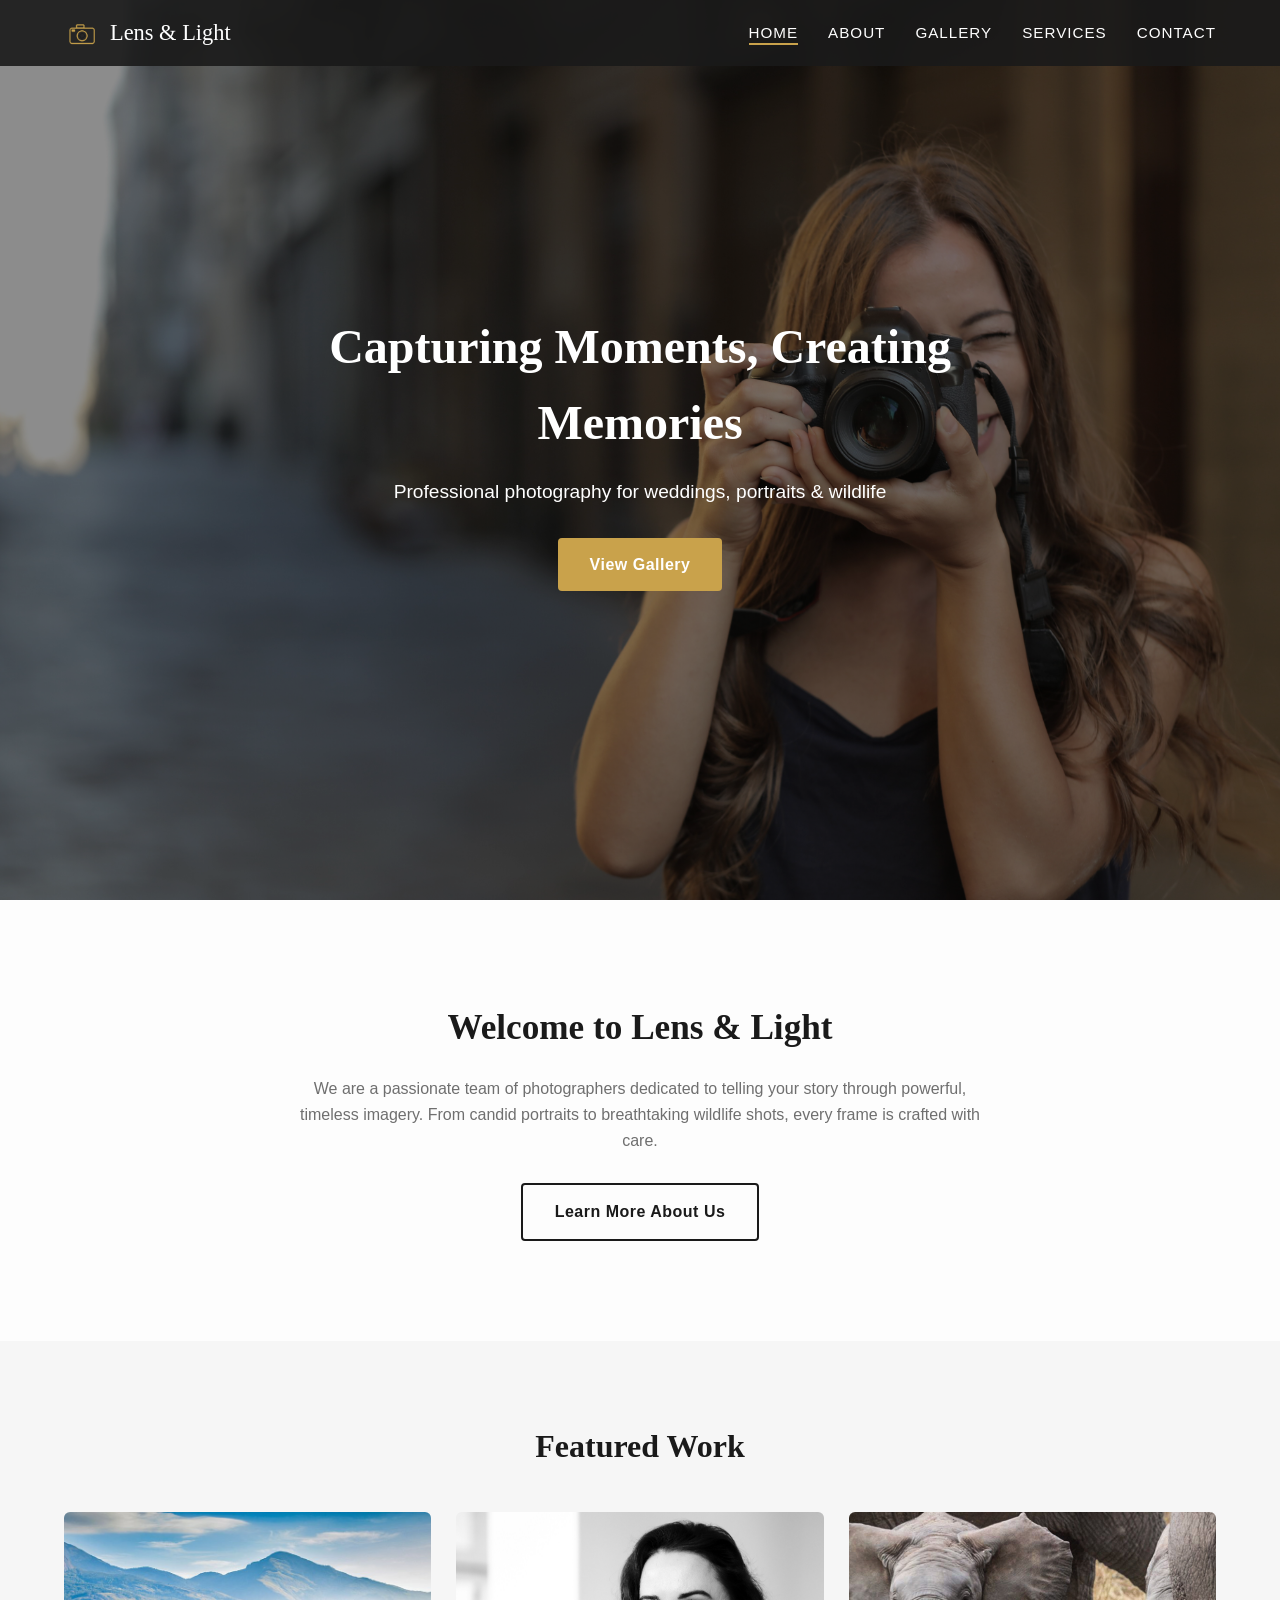
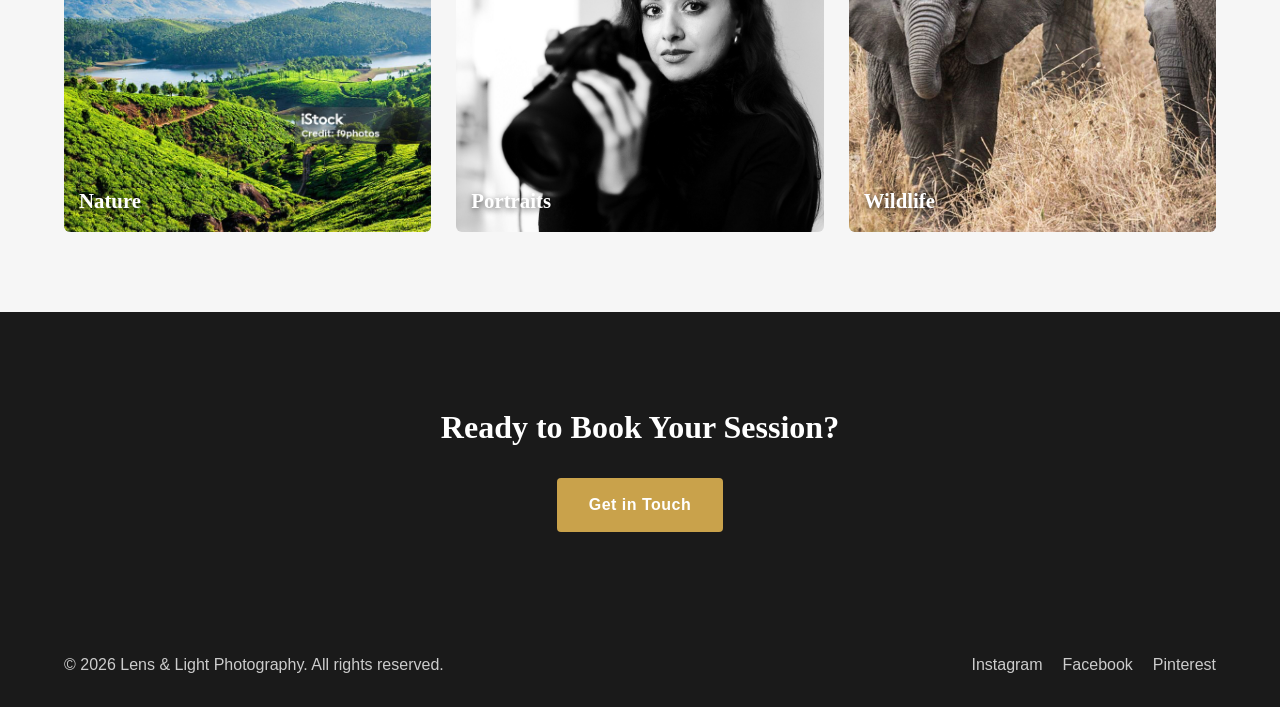
<file: Photography-Portfolio/index.html>
<!DOCTYPE html>
<html lang="en">
<head>
  <meta charset="UTF-8" />
  <meta name="viewport" content="width=device-width, initial-scale=1.0" />
  <title>Lens & Light Photography | Home</title>
  <link rel="stylesheet" href="css/style.css" />
  <link rel="stylesheet" href="css/responsive.css" />
</head>
<body>

  <!-- ===== HEADER / NAV ===== -->
  <header class="site-header">
    <div class="nav-container">
      <a href="index.html" class="logo">
        <img src="images/logo.png" alt="Studio Logo" />
        <span>Lens & Light</span>
      </a>

      <nav class="main-nav" id="mainNav">
        <ul>
          <li><a href="index.html" class="active">Home</a></li>
          <li><a href="about.html">About</a></li>
          <li><a href="gallery.html">Gallery</a></li>
          <li><a href="services.html">Services</a></li>
          <li><a href="contact.html">Contact</a></li>
        </ul>
      </nav>

      <button class="hamburger" id="hamburgerBtn" aria-label="Toggle menu">
        <span></span>
        <span></span>
        <span></span>
      </button>
    </div>
  </header>

  <!-- ===== HERO SLIDER ===== -->
  <section class="hero">
    <div class="hero-slide active" style="background-image: url('images/hero/hero1.jpg');"></div>
    <div class="hero-slide" style="background-image: url('images/hero/hero2.jpg');"></div>

    <div class="hero-overlay">
      <h1>Capturing Moments, Creating Memories</h1>
      <p>Professional photography for weddings, portraits & wildlife</p>
      <a href="gallery.html" class="btn-primary">View Gallery</a>
    </div>
  </section>

  <!-- ===== INTRO / ABOUT SNIPPET ===== -->
  <section class="intro">
    <div class="container">
      <h2>Welcome to Lens & Light</h2>
      <p>
        We are a passionate team of photographers dedicated to telling your story
        through powerful, timeless imagery. From candid portraits to breathtaking
        wildlife shots, every frame is crafted with care.
      </p>
      <a href="about.html" class="btn-secondary">Learn More About Us</a>
    </div>
  </section>

  <!-- ===== FEATURED WORK ===== -->
  <section class="featured-work">
    <div class="container">
      <h2 class="section-title">Featured Work</h2>
      <div class="featured-grid">
        <div class="featured-item">
          <img src="images/gallery/nature1.jpg" alt="Nature Photography" />
          <h3>Nature</h3>
        </div>
        <div class="featured-item">
          <img src="images/gallery/portrait1.jpg" alt="Portrait Photography" />
          <h3>Portraits</h3>
        </div>
        <div class="featured-item">
          <img src="images/gallery/wildlife1.jpg" alt="Wildlife Photography" />
          <h3>Wildlife</h3>
        </div>
      </div>
    </div>
  </section>

  <!-- ===== CALL TO ACTION ===== -->
  <section class="cta">
    <div class="container">
      <h2>Ready to Book Your Session?</h2>
      <a href="contact.html" class="btn-primary">Get in Touch</a>
    </div>
  </section>

  <!-- ===== FOOTER ===== -->
  <footer class="site-footer">
    <div class="container footer-content">
      <p>&copy; <span id="year"></span> Lens & Light Photography. All rights reserved.</p>
      <div class="social-links">
        <a href="#">Instagram</a>
        <a href="#">Facebook</a>
        <a href="#">Pinterest</a>
      </div>
    </div>
  </footer>

  <script src="js/script.js"></script>
</body>
</html>
</file>
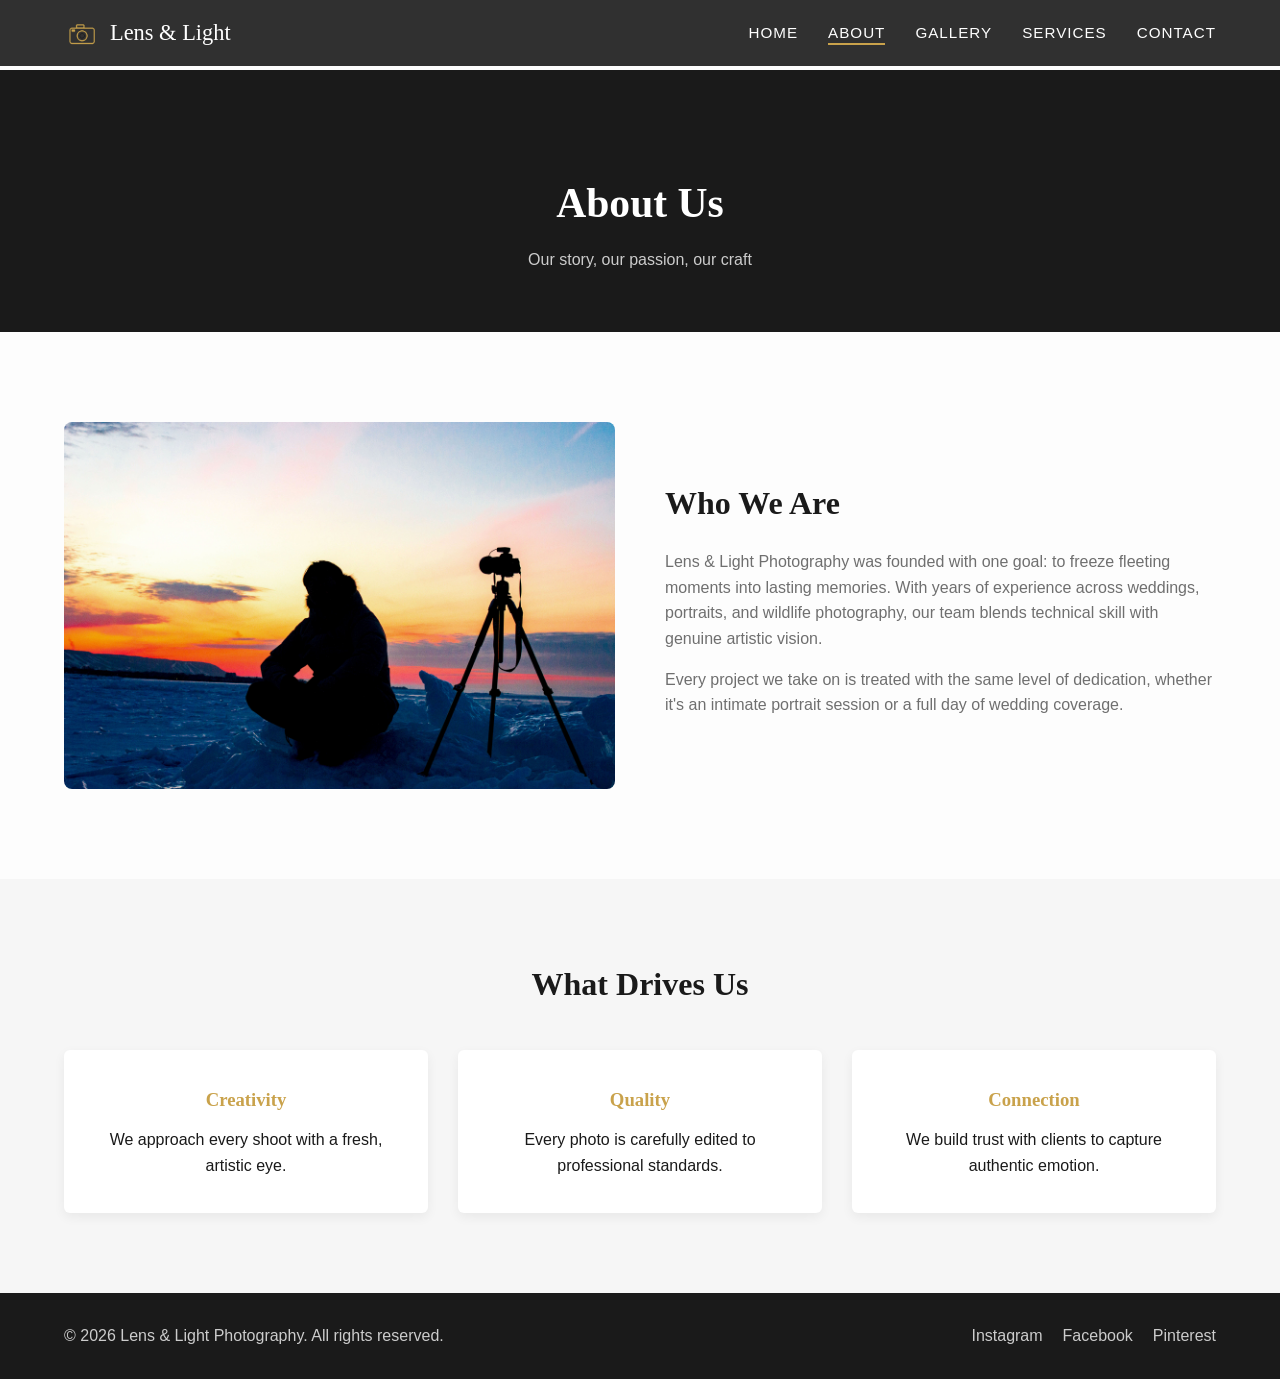
<file: Photography-Portfolio/about.html>
<!DOCTYPE html>
<html lang="en">
<head>
  <meta charset="UTF-8" />
  <meta name="viewport" content="width=device-width, initial-scale=1.0" />
  <title>About Us | Lens & Light Photography</title>
  <link rel="stylesheet" href="css/style.css" />
  <link rel="stylesheet" href="css/responsive.css" />
</head>
<body>

  <header class="site-header">
    <div class="nav-container">
      <a href="index.html" class="logo">
        <img src="images/logo.png" alt="Studio Logo" />
        <span>Lens & Light</span>
      </a>
      <nav class="main-nav" id="mainNav">
        <ul>
          <li><a href="index.html">Home</a></li>
          <li><a href="about.html" class="active">About</a></li>
          <li><a href="gallery.html">Gallery</a></li>
          <li><a href="services.html">Services</a></li>
          <li><a href="contact.html">Contact</a></li>
        </ul>
      </nav>
      <button class="hamburger" id="hamburgerBtn" aria-label="Toggle menu">
        <span></span><span></span><span></span>
      </button>
    </div>
  </header>

  <section class="page-banner">
    <h1>About Us</h1>
    <p>Our story, our passion, our craft</p>
  </section>

  <section class="about-content">
    <div class="container about-grid">
      <div class="about-img">
        <img src="images/hero/hero2.jpg" alt="Photographer at work" />
      </div>
      <div class="about-text">
        <h2>Who We Are</h2>
        <p>
          Lens & Light Photography was founded with one goal: to freeze fleeting
          moments into lasting memories. With years of experience across weddings,
          portraits, and wildlife photography, our team blends technical skill with
          genuine artistic vision.
        </p>
        <p>
          Every project we take on is treated with the same level of dedication,
          whether it's an intimate portrait session or a full day of wedding
          coverage.
        </p>
      </div>
    </div>
  </section>

  <section class="values">
    <div class="container">
      <h2 class="section-title">What Drives Us</h2>
      <div class="values-grid">
        <div class="value-card">
          <h3>Creativity</h3>
          <p>We approach every shoot with a fresh, artistic eye.</p>
        </div>
        <div class="value-card">
          <h3>Quality</h3>
          <p>Every photo is carefully edited to professional standards.</p>
        </div>
        <div class="value-card">
          <h3>Connection</h3>
          <p>We build trust with clients to capture authentic emotion.</p>
        </div>
      </div>
    </div>
  </section>

  <footer class="site-footer">
    <div class="container footer-content">
      <p>&copy; <span id="year"></span> Lens & Light Photography. All rights reserved.</p>
      <div class="social-links">
        <a href="#">Instagram</a>
        <a href="#">Facebook</a>
        <a href="#">Pinterest</a>
      </div>
    </div>
  </footer>

  <script src="js/script.js"></script>
</body>
</html>
</file>
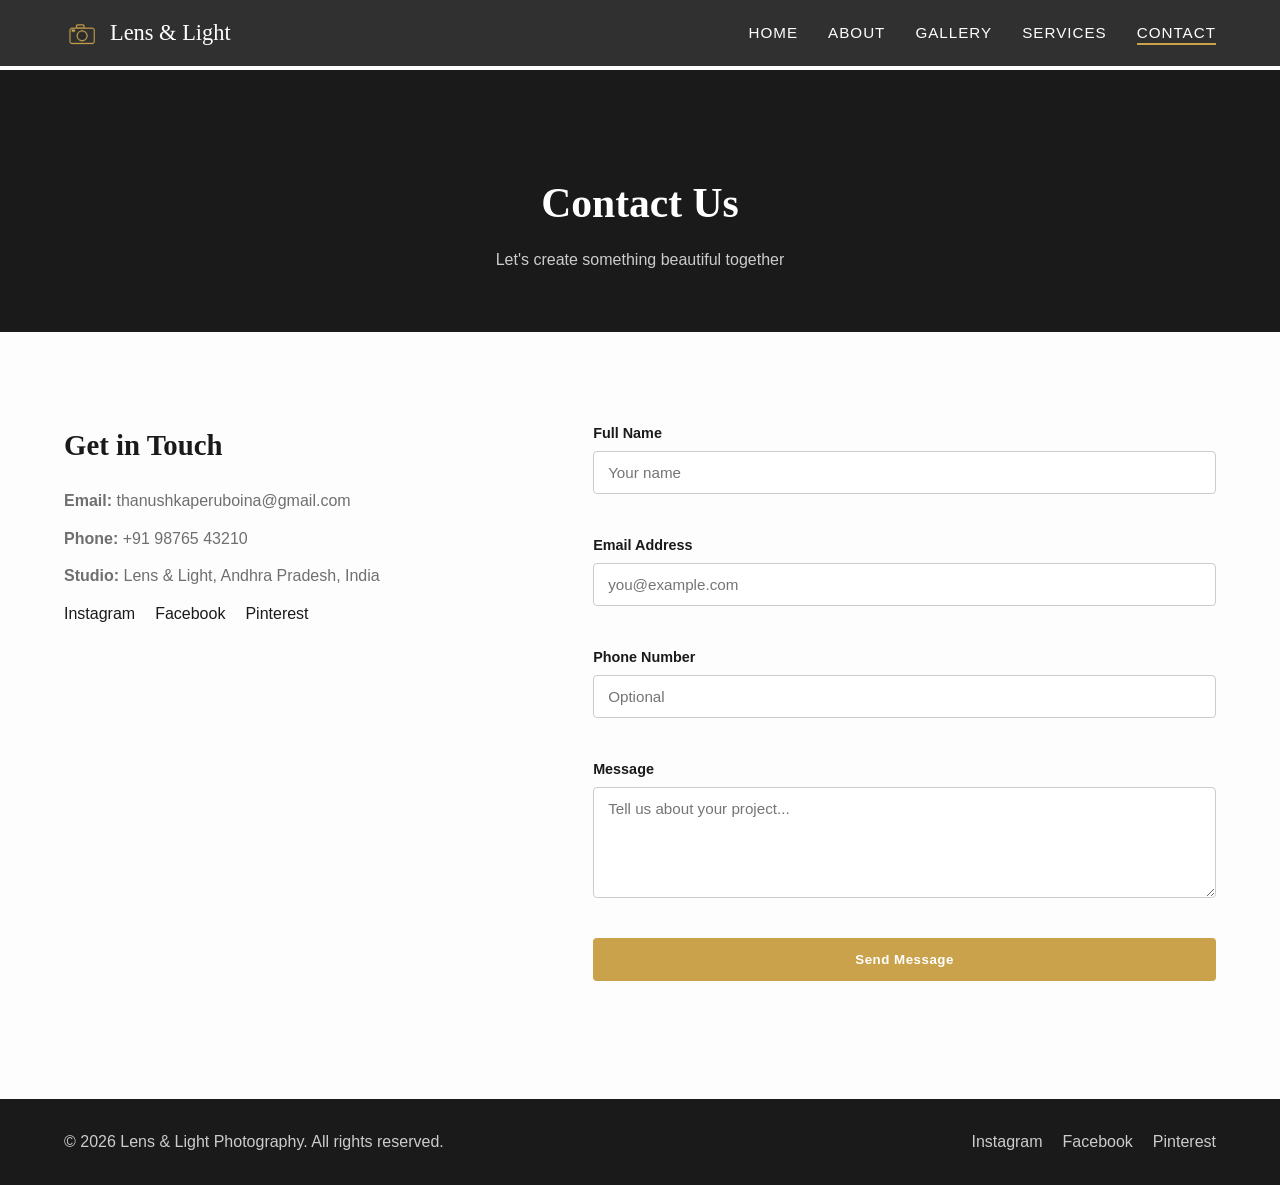
<file: Photography-Portfolio/contact.html>
<!DOCTYPE html>
<html lang="en">
<head>
  <meta charset="UTF-8" />
  <meta name="viewport" content="width=device-width, initial-scale=1.0" />
  <title>Contact | Lens & Light Photography</title>
  <link rel="stylesheet" href="css/style.css" />
  <link rel="stylesheet" href="css/responsive.css" />
</head>
<body>

  <header class="site-header">
    <div class="nav-container">
      <a href="index.html" class="logo">
        <img src="images/logo.png" alt="Studio Logo" />
        <span>Lens & Light</span>
      </a>
      <nav class="main-nav" id="mainNav">
        <ul>
          <li><a href="index.html">Home</a></li>
          <li><a href="about.html">About</a></li>
          <li><a href="gallery.html">Gallery</a></li>
          <li><a href="services.html">Services</a></li>
          <li><a href="contact.html" class="active">Contact</a></li>
        </ul>
      </nav>
      <button class="hamburger" id="hamburgerBtn" aria-label="Toggle menu">
        <span></span><span></span><span></span>
      </button>
    </div>
  </header>

  <section class="page-banner">
    <h1>Contact Us</h1>
    <p>Let's create something beautiful together</p>
  </section>

  <section class="contact-section">
    <div class="container contact-grid">
      <div class="contact-info">
        <h2>Get in Touch</h2>
        <p><strong>Email:</strong> thanushkaperuboina@gmail.com</p>
        <p><strong>Phone:</strong> +91 98765 43210</p>
        <p><strong>Studio:</strong> Lens & Light, Andhra Pradesh, India</p>

        <div class="social-links">
          <a href="#">Instagram</a>
          <a href="#">Facebook</a>
          <a href="#">Pinterest</a>
        </div>
      </div>

      <div class="contact-form-wrapper">
        <form id="contactForm" novalidate>
          <div class="form-group">
            <label for="name">Full Name</label>
            <input type="text" id="name" name="name" placeholder="Your name" />
            <span class="error-message" id="nameError"></span>
          </div>

          <div class="form-group">
            <label for="email">Email Address</label>
            <input type="email" id="email" name="email" placeholder="you@example.com" />
            <span class="error-message" id="emailError"></span>
          </div>

          <div class="form-group">
            <label for="phone">Phone Number</label>
            <input type="tel" id="phone" name="phone" placeholder="Optional" />
            <span class="error-message" id="phoneError"></span>
          </div>

          <div class="form-group">
            <label for="message">Message</label>
            <textarea id="message" name="message" rows="5" placeholder="Tell us about your project..."></textarea>
            <span class="error-message" id="messageError"></span>
          </div>

          <button type="submit" class="btn-primary">Send Message</button>
          <p class="form-success" id="formSuccess"></p>
        </form>
      </div>
    </div>
  </section>

  <footer class="site-footer">
    <div class="container footer-content">
      <p>&copy; <span id="year"></span> Lens & Light Photography. All rights reserved.</p>
      <div class="social-links">
        <a href="#">Instagram</a>
        <a href="#">Facebook</a>
        <a href="#">Pinterest</a>
      </div>
    </div>
  </footer>

  <script src="js/script.js"></script>
  <script src="js/validation.js"></script>
</body>
</html>
</file>
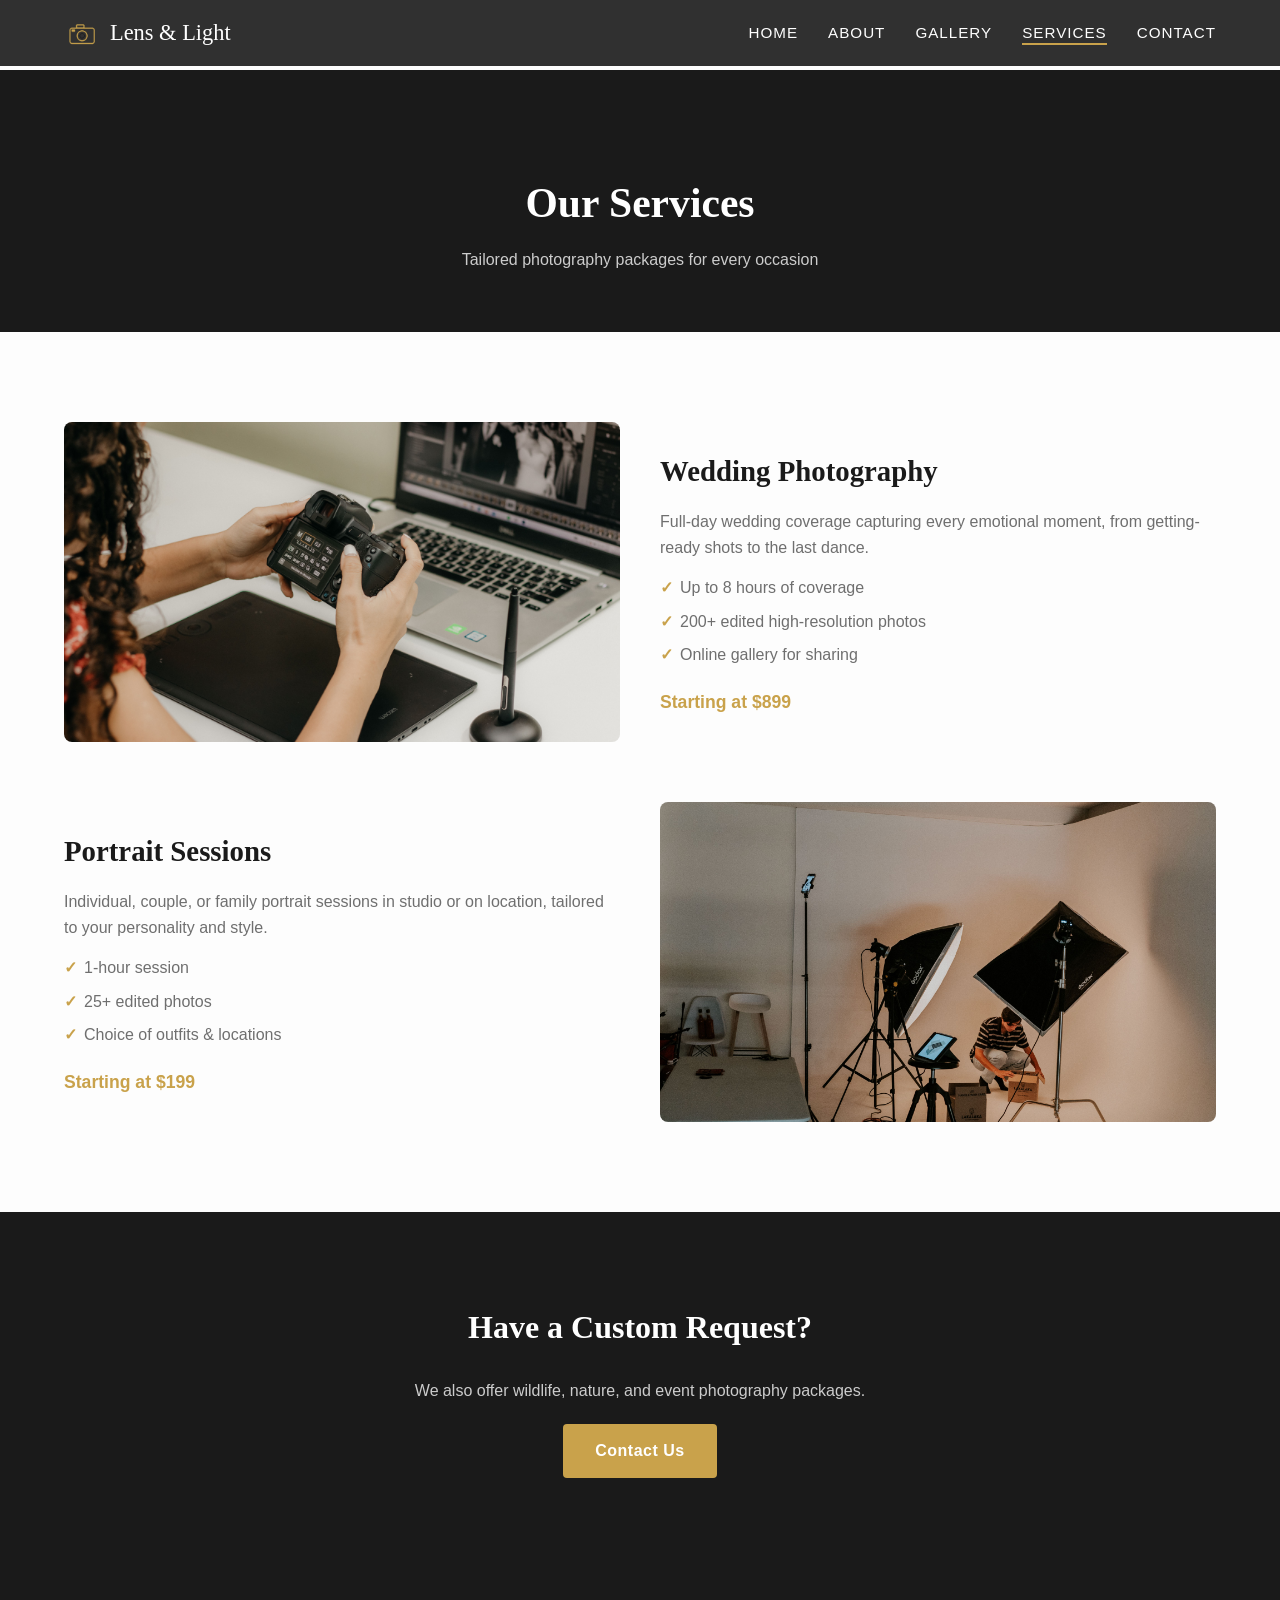
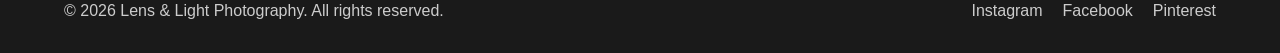
<file: Photography-Portfolio/services.html>
<!DOCTYPE html>
<html lang="en">
<head>
  <meta charset="UTF-8" />
  <meta name="viewport" content="width=device-width, initial-scale=1.0" />
  <title>Services | Lens & Light Photography</title>
  <link rel="stylesheet" href="css/style.css" />
  <link rel="stylesheet" href="css/responsive.css" />
</head>
<body>

  <header class="site-header">
    <div class="nav-container">
      <a href="index.html" class="logo">
        <img src="images/logo.png" alt="Studio Logo" />
        <span>Lens & Light</span>
      </a>
      <nav class="main-nav" id="mainNav">
        <ul>
          <li><a href="index.html">Home</a></li>
          <li><a href="about.html">About</a></li>
          <li><a href="gallery.html">Gallery</a></li>
          <li><a href="services.html" class="active">Services</a></li>
          <li><a href="contact.html">Contact</a></li>
        </ul>
      </nav>
      <button class="hamburger" id="hamburgerBtn" aria-label="Toggle menu">
        <span></span><span></span><span></span>
      </button>
    </div>
  </header>

  <section class="page-banner">
    <h1>Our Services</h1>
    <p>Tailored photography packages for every occasion</p>
  </section>

  <section class="services-section">
    <div class="container services-grid">
      <div class="service-card">
        <img src="images/services/wedding.jpg" alt="Wedding Photography" />
        <div class="service-info">
          <h3>Wedding Photography</h3>
          <p>
            Full-day wedding coverage capturing every emotional moment, from
            getting-ready shots to the last dance.
          </p>
          <ul>
            <li>Up to 8 hours of coverage</li>
            <li>200+ edited high-resolution photos</li>
            <li>Online gallery for sharing</li>
          </ul>
          <span class="price">Starting at $899</span>
        </div>
      </div>

      <div class="service-card reverse">
        <img src="images/services/portrait.jpg" alt="Portrait Photography" />
        <div class="service-info">
          <h3>Portrait Sessions</h3>
          <p>
            Individual, couple, or family portrait sessions in studio or on
            location, tailored to your personality and style.
          </p>
          <ul>
            <li>1-hour session</li>
            <li>25+ edited photos</li>
            <li>Choice of outfits & locations</li>
          </ul>
          <span class="price">Starting at $199</span>
        </div>
      </div>
    </div>
  </section>

  <section class="cta">
    <div class="container">
      <h2>Have a Custom Request?</h2>
      <p>We also offer wildlife, nature, and event photography packages.</p>
      <a href="contact.html" class="btn-primary">Contact Us</a>
    </div>
  </section>

  <footer class="site-footer">
    <div class="container footer-content">
      <p>&copy; <span id="year"></span> Lens & Light Photography. All rights reserved.</p>
      <div class="social-links">
        <a href="#">Instagram</a>
        <a href="#">Facebook</a>
        <a href="#">Pinterest</a>
      </div>
    </div>
  </footer>

  <script src="js/script.js"></script>
</body>
</html>
</file>
<file: Photography-Portfolio/css/style.css>
/* ==========================================================
   GLOBAL RESET & VARIABLES
========================================================== */
:root {
  --color-dark: #1a1a1a;
  --color-light: #fdfdfd;
  --color-accent: #c9a24b;
  --color-gray: #6f6f6f;
  --font-heading: 'Georgia', serif;
  --font-body: 'Segoe UI', Arial, sans-serif;
  --transition: 0.3s ease;
}

* {
  margin: 0;
  padding: 0;
  box-sizing: border-box;
}

body {
  font-family: var(--font-body);
  color: var(--color-dark);
  background: var(--color-light);
  line-height: 1.6;
}

img {
  max-width: 100%;
  display: block;
}

a {
  text-decoration: none;
  color: inherit;
}

ul {
  list-style: none;
}

.container {
  width: 90%;
  max-width: 1200px;
  margin: 0 auto;
}

.section-title {
  text-align: center;
  font-family: var(--font-heading);
  font-size: 2rem;
  margin-bottom: 40px;
}

/* ==========================================================
   BUTTONS
========================================================== */
.btn-primary,
.btn-secondary {
  display: inline-block;
  padding: 14px 32px;
  border-radius: 4px;
  font-weight: 600;
  letter-spacing: 0.5px;
  transition: var(--transition);
  cursor: pointer;
  border: none;
}

.btn-primary {
  background: var(--color-accent);
  color: #fff;
}
.btn-primary:hover {
  background: #b18a34;
  transform: translateY(-2px);
}

.btn-secondary {
  background: transparent;
  color: var(--color-dark);
  border: 2px solid var(--color-dark);
}
.btn-secondary:hover {
  background: var(--color-dark);
  color: #fff;
}

/* ==========================================================
   HEADER / NAVIGATION
========================================================== */
.site-header {
  position: fixed;
  top: 0;
  left: 0;
  width: 100%;
  background: rgba(26, 26, 26, 0.9);
  z-index: 1000;
}

.nav-container {
  display: flex;
  align-items: center;
  justify-content: space-between;
  padding: 15px 5%;
}

.logo {
  display: flex;
  align-items: center;
  gap: 10px;
  color: #fff;
  font-family: var(--font-heading);
  font-size: 1.4rem;
}

.logo img {
  height: 36px;
}

.main-nav ul {
  display: flex;
  gap: 30px;
}

.main-nav a {
  color: #fff;
  font-size: 0.95rem;
  text-transform: uppercase;
  letter-spacing: 1px;
  position: relative;
  padding-bottom: 4px;
}

.main-nav a::after {
  content: '';
  position: absolute;
  left: 0;
  bottom: 0;
  height: 2px;
  width: 0;
  background: var(--color-accent);
  transition: var(--transition);
}

.main-nav a:hover::after,
.main-nav a.active::after {
  width: 100%;
}

.hamburger {
  display: none;
  flex-direction: column;
  gap: 5px;
  background: none;
  border: none;
  cursor: pointer;
}

.hamburger span {
  width: 26px;
  height: 3px;
  background: #fff;
}

/* ==========================================================
   HERO SECTION
========================================================== */
.hero {
  position: relative;
  height: 100vh;
  overflow: hidden;
}

.hero-slide {
  position: absolute;
  inset: 0;
  background-size: cover;
  background-position: center;
  opacity: 0;
  transition: opacity 1.5s ease-in-out;
}

.hero-slide.active {
  opacity: 1;
}

.hero-overlay {
  position: absolute;
  inset: 0;
  background: rgba(0, 0, 0, 0.45);
  display: flex;
  flex-direction: column;
  align-items: center;
  justify-content: center;
  text-align: center;
  color: #fff;
  padding: 0 20px;
}

.hero-overlay h1 {
  font-family: var(--font-heading);
  font-size: 3rem;
  max-width: 800px;
  margin-bottom: 15px;
}

.hero-overlay p {
  font-size: 1.2rem;
  margin-bottom: 30px;
}

/* ==========================================================
   INTRO SECTION
========================================================== */
.intro {
  padding: 100px 0;
  text-align: center;
}

.intro h2 {
  font-family: var(--font-heading);
  font-size: 2.2rem;
  margin-bottom: 20px;
}

.intro p {
  max-width: 700px;
  margin: 0 auto 30px;
  color: var(--color-gray);
}

/* ==========================================================
   FEATURED WORK
========================================================== */
.featured-work {
  padding: 80px 0;
  background: #f6f6f6;
}

.featured-grid {
  display: grid;
  grid-template-columns: repeat(3, 1fr);
  gap: 25px;
}

.featured-item {
  position: relative;
  overflow: hidden;
  border-radius: 6px;
}

.featured-item img {
  height: 320px;
  width: 100%;
  object-fit: cover;
  transition: transform 0.5s ease;
}

.featured-item:hover img {
  transform: scale(1.08);
}

.featured-item h3 {
  position: absolute;
  bottom: 15px;
  left: 15px;
  color: #fff;
  font-family: var(--font-heading);
  font-size: 1.3rem;
  text-shadow: 0 2px 6px rgba(0,0,0,0.6);
}

/* ==========================================================
   CTA SECTION
========================================================== */
.cta {
  padding: 90px 0;
  background: var(--color-dark);
  color: #fff;
  text-align: center;
}

.cta h2 {
  font-family: var(--font-heading);
  font-size: 2rem;
  margin-bottom: 25px;
}

.cta p {
  margin-bottom: 20px;
  color: #ccc;
}

/* ==========================================================
   PAGE BANNER (about/gallery/services/contact)
========================================================== */
.page-banner {
  margin-top: 70px;
  padding: 100px 0 60px;
  text-align: center;
  background: var(--color-dark);
  color: #fff;
}

.page-banner h1 {
  font-family: var(--font-heading);
  font-size: 2.6rem;
  margin-bottom: 10px;
}

.page-banner p {
  color: #ccc;
}

/* ==========================================================
   ABOUT PAGE
========================================================== */
.about-content {
  padding: 90px 0;
}

.about-grid {
  display: grid;
  grid-template-columns: 1fr 1fr;
  gap: 50px;
  align-items: center;
}

.about-img img {
  border-radius: 8px;
}

.about-text h2 {
  font-family: var(--font-heading);
  font-size: 2rem;
  margin-bottom: 20px;
}

.about-text p {
  margin-bottom: 15px;
  color: var(--color-gray);
}

.values {
  padding: 80px 0;
  background: #f6f6f6;
}

.values-grid {
  display: grid;
  grid-template-columns: repeat(3, 1fr);
  gap: 30px;
}

.value-card {
  background: #fff;
  padding: 35px 25px;
  text-align: center;
  border-radius: 6px;
  box-shadow: 0 4px 12px rgba(0,0,0,0.06);
}

.value-card h3 {
  font-family: var(--font-heading);
  margin-bottom: 12px;
  color: var(--color-accent);
}

/* ==========================================================
   SERVICES PAGE
========================================================== */
.services-section {
  padding: 90px 0;
}

.services-grid {
  display: flex;
  flex-direction: column;
  gap: 60px;
}

.service-card {
  display: grid;
  grid-template-columns: 1fr 1fr;
  gap: 40px;
  align-items: center;
}

.service-card.reverse .service-info {
  order: -1;
}

.service-card img {
  border-radius: 8px;
  height: 320px;
  object-fit: cover;
  width: 100%;
}

.service-info h3 {
  font-family: var(--font-heading);
  font-size: 1.8rem;
  margin-bottom: 15px;
}

.service-info p {
  color: var(--color-gray);
  margin-bottom: 15px;
}

.service-info ul {
  margin-bottom: 20px;
}

.service-info li {
  padding-left: 20px;
  position: relative;
  margin-bottom: 8px;
  color: var(--color-gray);
}

.service-info li::before {
  content: '✓';
  position: absolute;
  left: 0;
  color: var(--color-accent);
  font-weight: bold;
}

.price {
  display: inline-block;
  font-weight: 700;
  color: var(--color-accent);
  font-size: 1.1rem;
}

/* ==========================================================
   CONTACT PAGE
========================================================== */
.contact-section {
  padding: 90px 0;
}

.contact-grid {
  display: grid;
  grid-template-columns: 1fr 1.3fr;
  gap: 50px;
}

.contact-info h2 {
  font-family: var(--font-heading);
  font-size: 1.8rem;
  margin-bottom: 20px;
}

.contact-info p {
  margin-bottom: 12px;
  color: var(--color-gray);
}

.contact-form-wrapper form {
  display: flex;
  flex-direction: column;
  gap: 18px;
}

.form-group {
  display: flex;
  flex-direction: column;
  gap: 6px;
}

.form-group label {
  font-weight: 600;
  font-size: 0.9rem;
}

.form-group input,
.form-group textarea {
  padding: 12px 14px;
  border: 1px solid #ccc;
  border-radius: 4px;
  font-family: inherit;
  font-size: 0.95rem;
}

.form-group input:focus,
.form-group textarea:focus {
  outline: none;
  border-color: var(--color-accent);
}

.form-group.error input,
.form-group.error textarea {
  border-color: #d9534f;
}

.error-message {
  color: #d9534f;
  font-size: 0.8rem;
  min-height: 16px;
}

.form-success {
  color: #2e7d32;
  font-weight: 600;
  margin-top: 10px;
}

/* ==========================================================
   FOOTER
========================================================== */
.site-footer {
  background: var(--color-dark);
  color: #ccc;
  padding: 30px 0;
}

.footer-content {
  display: flex;
  justify-content: space-between;
  align-items: center;
  flex-wrap: wrap;
  gap: 15px;
}

.social-links {
  display: flex;
  gap: 20px;
}

.social-links a:hover {
  color: var(--color-accent);
}
</file>
<file: Photography-Portfolio/css/responsive.css>
/* ==========================================================
   RESPONSIVE STYLES
========================================================== */

/* Tablets */
@media (max-width: 992px) {
  .about-grid,
  .service-card,
  .contact-grid {
    grid-template-columns: 1fr;
  }

  .service-card.reverse .service-info {
    order: 0;
  }

  .featured-grid,
  .values-grid,
  .gallery-grid {
    grid-template-columns: repeat(2, 1fr);
  }

  .hero-overlay h1 {
    font-size: 2.3rem;
  }
}

/* Mobile Nav */
@media (max-width: 768px) {
  .hamburger {
    display: flex;
  }

  .main-nav {
    position: absolute;
    top: 100%;
    left: 0;
    width: 100%;
    background: var(--color-dark);
    max-height: 0;
    overflow: hidden;
    transition: max-height 0.4s ease;
  }

  .main-nav.open {
    max-height: 400px;
  }

  .main-nav ul {
    flex-direction: column;
    padding: 20px 5%;
    gap: 18px;
  }

  .hero-overlay h1 {
    font-size: 1.8rem;
  }

  .hero-overlay p {
    font-size: 1rem;
  }

  .featured-grid,
  .values-grid,
  .gallery-grid {
    grid-template-columns: 1fr;
  }

  .footer-content {
    flex-direction: column;
    text-align: center;
  }

  .filter-buttons {
    gap: 10px;
  }

  .filter-btn {
    padding: 8px 18px;
    font-size: 0.75rem;
  }

  .lightbox-prev,
  .lightbox-next {
    font-size: 1.4rem;
  }
}

/* Small phones */
@media (max-width: 480px) {
  .page-banner h1 {
    font-size: 2rem;
  }

  .intro h2,
  .section-title {
    font-size: 1.6rem;
  }

  .btn-primary,
  .btn-secondary {
    padding: 12px 22px;
    font-size: 0.9rem;
  }
}
</file>
